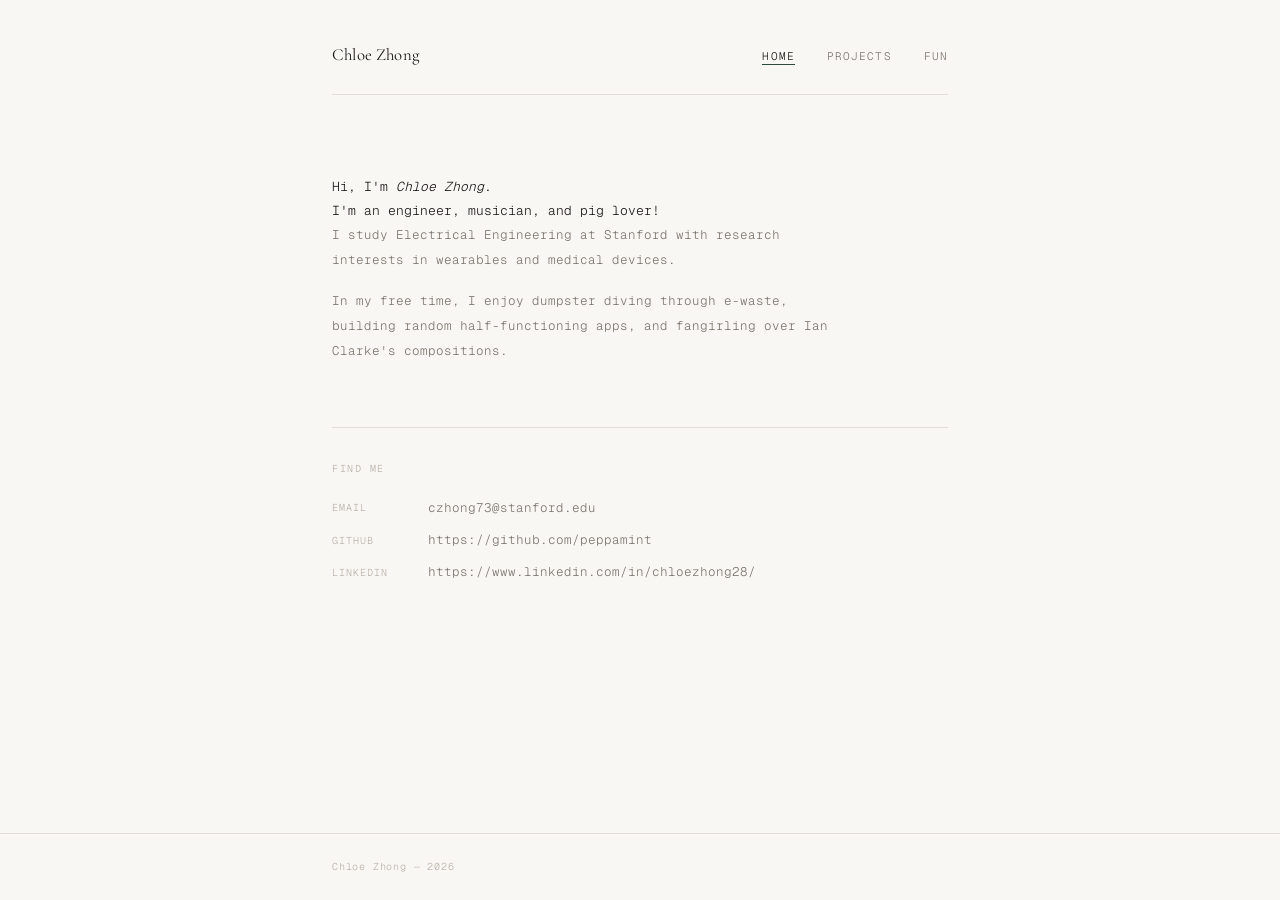
<file: index.html>
<!DOCTYPE html>
<html lang="en">
<head>
  <meta charset="UTF-8" />
  <meta name="viewport" content="width=device-width, initial-scale=1.0" />
  <title>Chloe Zhong</title>
  <link rel="stylesheet" href="style.css" />
</head>
<body>

  <div class="site-wrapper">
    <nav>
      <a href="index.html" class="nav-name">Chloe Zhong</a>
      <ul class="nav-links">
        <li><a href="index.html" class="active">Home</a></li>
        <li><a href="projects.html">Projects</a></li>
        <li><a href="fun.html">Fun</a></li>
      </ul>
    </nav>

    <main>
      <section class="intro">
          Hi, I'm <em>Chloe Zhong</em>.<br />
          I'm an engineer, musician, and pig lover!
        </h1>
        <div class="intro-body">
          <p>
            I study Electrical Engineering at Stanford with research interests in wearables and medical devices.
          </p>
          <p>
            In my free time, I enjoy dumpster diving through e-waste, building random half-functioning apps, and fangirling over Ian Clarke's compositions.
          </p>
        </div>
      </section>

      <section class="socials-section">
        <p class="section-label">Find me</p>
        <ul class="socials-list">
          <li>
            <span class="platform">Email</span>
            <a href="czhong73@stanford.edu">czhong73@stanford.edu</a>
          </li>
          <li>
            <span class="platform">GitHub</span>
            <a href="https://github.com/peppamint" target="_blank" rel="noopener">https://github.com/peppamint</a>
          </li>
          <li>
            <span class="platform">LinkedIn</span>
            <a href="https://www.linkedin.com/in/chloezhong28/" target="_blank" rel="noopener">https://www.linkedin.com/in/chloezhong28/</a>
          </li>
        </ul>
      </section>
    </main>
  </div>

  <footer>
    <div class="footer-inner">
      <span class="footer-text">Chloe Zhong — <span id="year"></span></span>
    </div>
  </footer>

  <script>
    document.getElementById('year').textContent = new Date().getFullYear();
  </script>

</body>
</html>
</file>
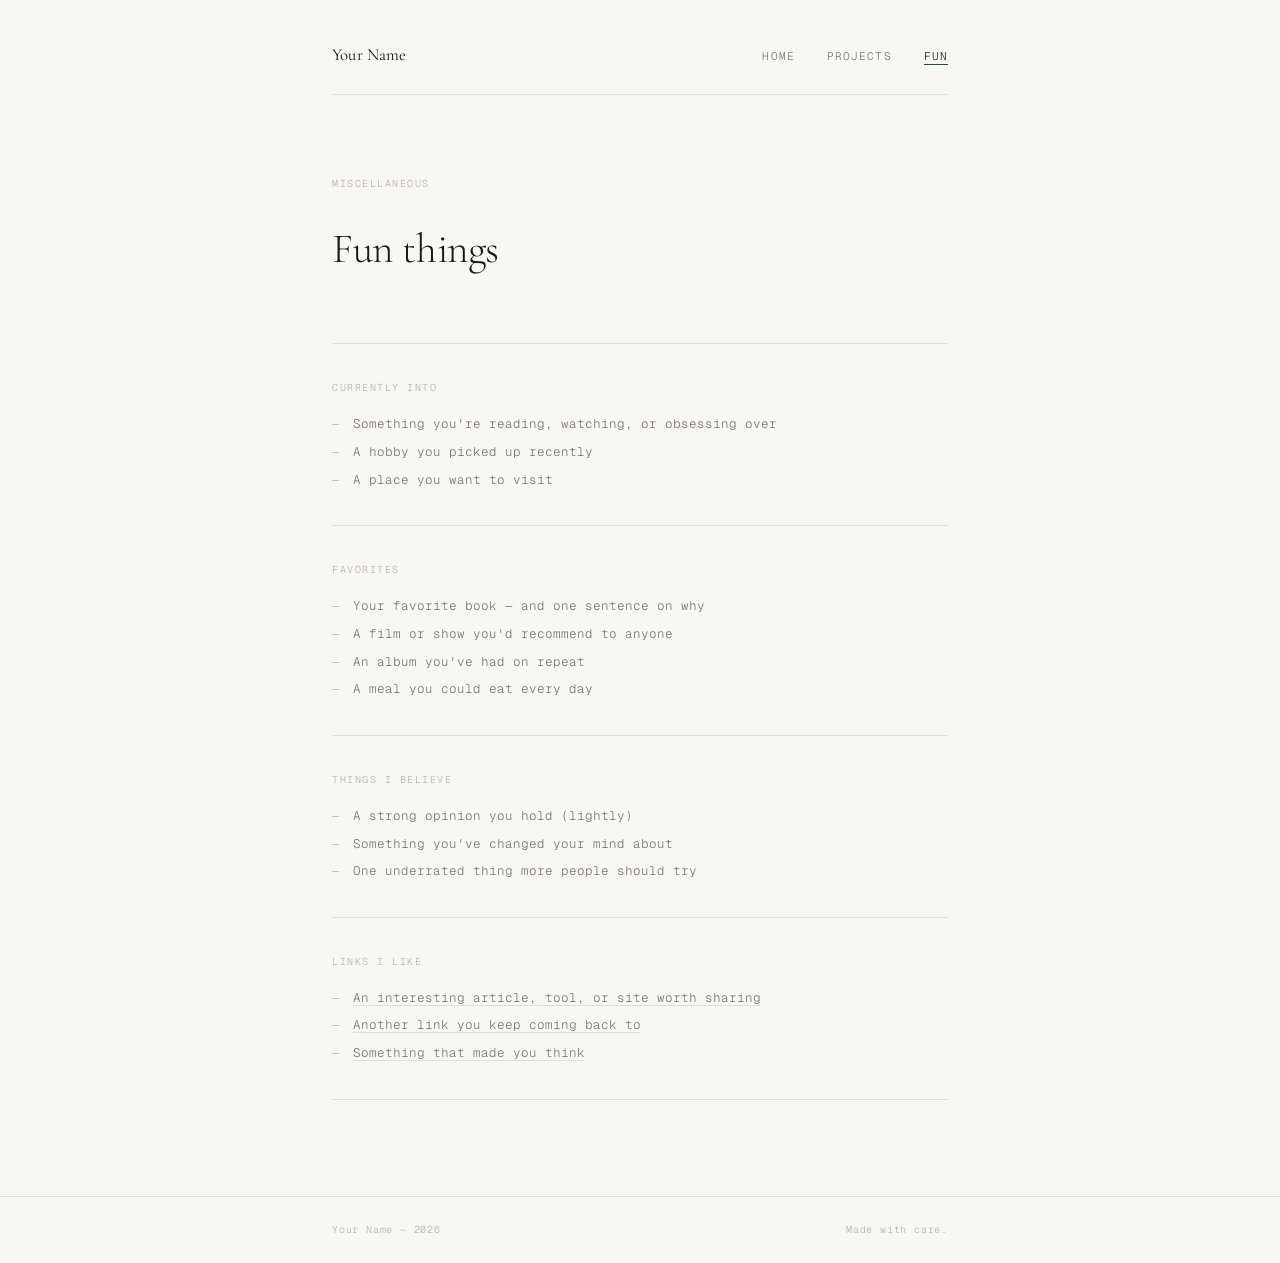
<file: fun.html>
<!DOCTYPE html>
<html lang="en">
<head>
  <meta charset="UTF-8" />
  <meta name="viewport" content="width=device-width, initial-scale=1.0" />
  <title>Fun — Your Name</title>
  <link rel="stylesheet" href="style.css" />
</head>
<body>

  <div class="site-wrapper">
    <nav>
      <a href="index.html" class="nav-name">Your Name</a>
      <ul class="nav-links">
        <li><a href="index.html">Home</a></li>
        <li><a href="projects.html">Projects</a></li>
        <li><a href="fun.html" class="active">Fun</a></li>
      </ul>
    </nav>

    <main>
      <div class="page-header">
        <p class="section-label">Miscellaneous</p>
        <h1 class="page-title">Fun things</h1>
      </div>

      <div class="fun-grid">

        <!-- Section: Currently into -->
        <section class="fun-section">
          <p class="fun-section-label">Currently into</p>
          <ul class="fun-items">
            <li>Something you're reading, watching, or obsessing over</li>
            <li>A hobby you picked up recently</li>
            <li>A place you want to visit</li>
          </ul>
        </section>

        <!-- Section: Favorites -->
        <section class="fun-section">
          <p class="fun-section-label">Favorites</p>
          <ul class="fun-items">
            <li>Your favorite book — and one sentence on why</li>
            <li>A film or show you'd recommend to anyone</li>
            <li>An album you've had on repeat</li>
            <li>A meal you could eat every day</li>
          </ul>
        </section>

        <!-- Section: Things I believe -->
        <section class="fun-section">
          <p class="fun-section-label">Things I believe</p>
          <ul class="fun-items">
            <li>A strong opinion you hold (lightly)</li>
            <li>Something you've changed your mind about</li>
            <li>One underrated thing more people should try</li>
          </ul>
        </section>

        <!-- Section: Links -->
        <section class="fun-section">
          <p class="fun-section-label">Links I like</p>
          <ul class="fun-items">
            <li>
              <a href="https://example.com" target="_blank" rel="noopener">
                An interesting article, tool, or site worth sharing
              </a>
            </li>
            <li>
              <a href="https://example.com" target="_blank" rel="noopener">
                Another link you keep coming back to
              </a>
            </li>
            <li>
              <a href="https://example.com" target="_blank" rel="noopener">
                Something that made you think
              </a>
            </li>
          </ul>
        </section>

        <!-- Add or remove sections freely -->

      </div>
    </main>
  </div>

  <footer>
    <div class="footer-inner">
      <span class="footer-text">Your Name — <span id="year"></span></span>
      <span class="footer-text">Made with care.</span>
    </div>
  </footer>

  <script>
    document.getElementById('year').textContent = new Date().getFullYear();
  </script>

</body>
</html>
</file>
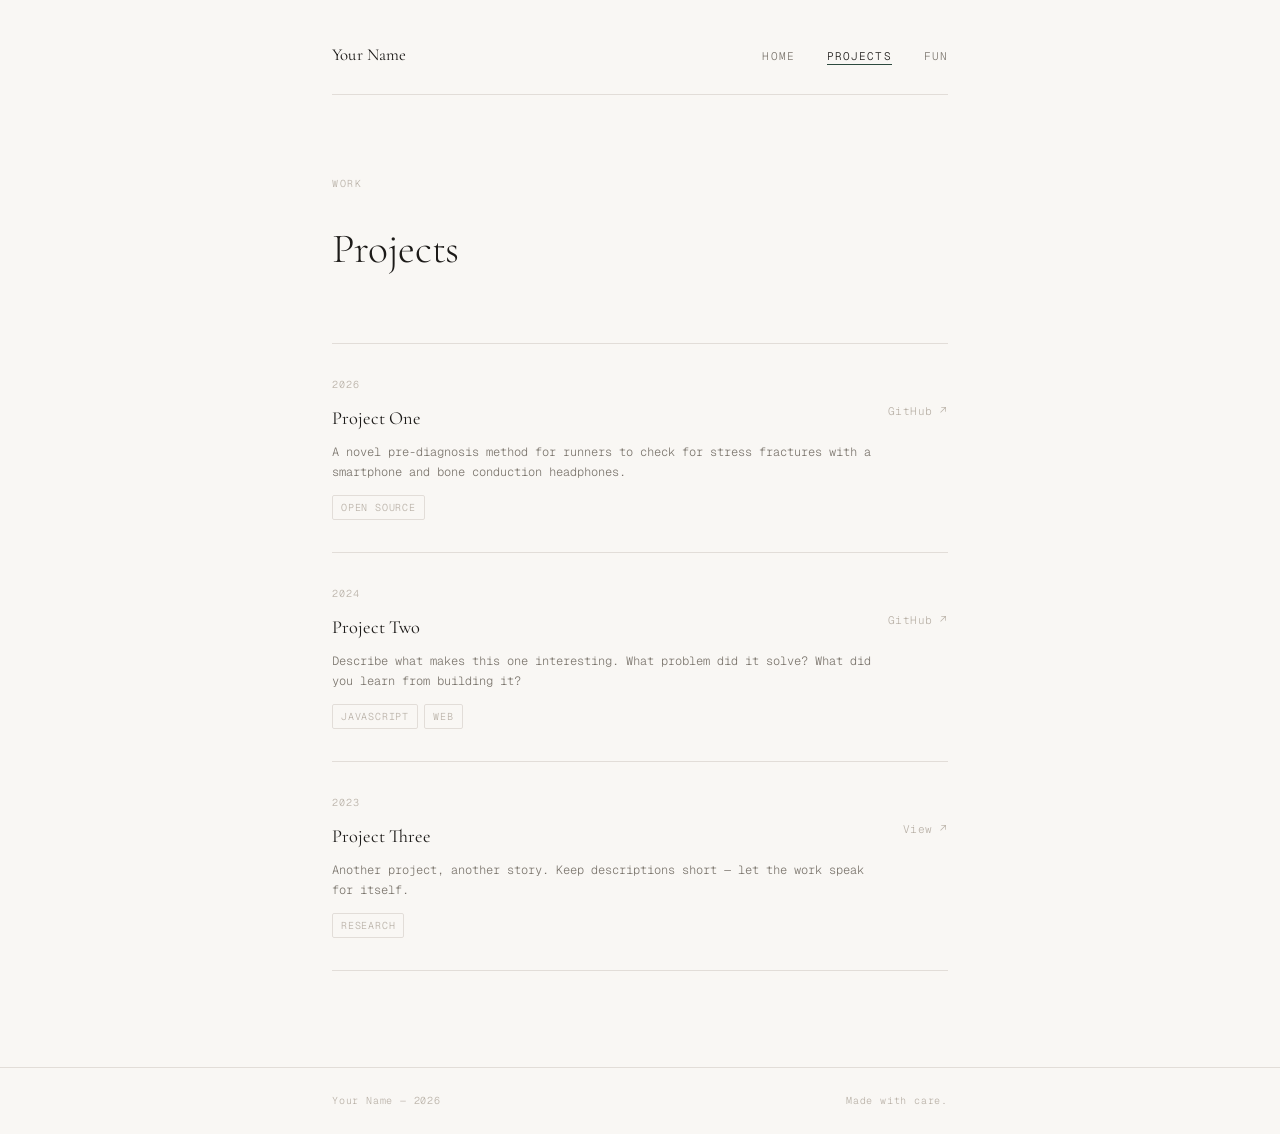
<file: projects.html>
<!DOCTYPE html>
<html lang="en">
<head>
  <meta charset="UTF-8" />
  <meta name="viewport" content="width=device-width, initial-scale=1.0" />
  <title>Projects — Your Name</title>
  <link rel="stylesheet" href="style.css" />
</head>
<body>

  <div class="site-wrapper">
    <nav>
      <a href="index.html" class="nav-name">Your Name</a>
      <ul class="nav-links">
        <li><a href="index.html">Home</a></li>
        <li><a href="projects.html" class="active">Projects</a></li>
        <li><a href="fun.html">Fun</a></li>
      </ul>
    </nav>

    <main>
      <div class="page-header">
        <p class="section-label">Work</p>
        <h1 class="page-title">Projects</h1>
      </div>

      <div class="projects-list">

        <!-- Fraction Detection with Bone Conduction Headphones -->
        <article class="project-item">
          <div>
            <p class="project-year">2026</p>
            <a class="project-name" href="https://github.com/peppamint/fracture-detection" target="_blank" rel="noopener">
              Project One
            </a>
            <p class="project-desc">
              A novel pre-diagnosis method for runners to check for stress fractures with a smartphone and bone conduction headphones.
            </p>
            <div class="project-tags">
              <span class="tag">Open Source</span>
            </div>
          </div>
          <a class="project-link" href="https://github.com/peppamint/fracture-detection" target="_blank" rel="noopener">
            GitHub ↗
          </a>
        </article>

        <!-- Project 2 -->
        <article class="project-item">
          <div>
            <p class="project-year">2024</p>
            <a class="project-name" href="https://github.com/yourusername/project-two" target="_blank" rel="noopener">
              Project Two
            </a>
            <p class="project-desc">
              Describe what makes this one interesting. What problem did it solve?
              What did you learn from building it?
            </p>
            <div class="project-tags">
              <span class="tag">JavaScript</span>
              <span class="tag">Web</span>
            </div>
          </div>
          <a class="project-link" href="https://github.com/yourusername/project-two" target="_blank" rel="noopener">
            GitHub ↗
          </a>
        </article>

        <!-- Project 3 -->
        <article class="project-item">
          <div>
            <p class="project-year">2023</p>
            <a class="project-name" href="#" target="_blank" rel="noopener">
              Project Three
            </a>
            <p class="project-desc">
              Another project, another story. Keep descriptions short —
              let the work speak for itself.
            </p>
            <div class="project-tags">
              <span class="tag">Research</span>
            </div>
          </div>
          <a class="project-link" href="#" target="_blank" rel="noopener">
            View ↗
          </a>
        </article>

        <!-- Duplicate an <article class="project-item"> block to add more projects -->

      </div>
    </main>
  </div>

  <footer>
    <div class="footer-inner">
      <span class="footer-text">Your Name — <span id="year"></span></span>
      <span class="footer-text">Made with care.</span>
    </div>
  </footer>

  <script>
    document.getElementById('year').textContent = new Date().getFullYear();
  </script>

</body>
</html>
</file>
<file: style.css>
@import url('https://fonts.googleapis.com/css2?family=Cormorant+Garamond:ital,wght@0,300;0,400;1,300&family=Geist+Mono:wght@300;400&display=swap');

*, *::before, *::after {
  box-sizing: border-box;
  margin: 0;
  padding: 0;
}

:root {
  --bg: #F9F7F4;
  --bg-subtle: #F1EEE9;
  --ink: #1C1A18;
  --ink-muted: #7A746C;
  --ink-faint: #B8B0A6;
  --accent: #2D4A3E;
  --rule: #E2DDD8;
  --max-w: 680px;
}

html {
  scroll-behavior: smooth;
}

body {
  background: var(--bg);
  color: var(--ink);
  font-family: 'Geist Mono', monospace;
  font-weight: 300;
  font-size: 13px;
  line-height: 1.8;
  min-height: 100vh;
  display: flex;
  flex-direction: column;
}

/* ── Layout ── */
.site-wrapper {
  max-width: var(--max-w);
  margin: 0 auto;
  padding: 0 2rem;
  width: 100%;
  flex: 1;
}

/* ── Nav ── */
nav {
  padding: 2.5rem 0 0;
  display: flex;
  align-items: baseline;
  justify-content: space-between;
  border-bottom: 1px solid var(--rule);
  padding-bottom: 1.5rem;
  margin-bottom: 5rem;
}

.nav-name {
  font-family: 'Cormorant Garamond', serif;
  font-size: 1.05rem;
  font-weight: 400;
  letter-spacing: 0.01em;
  color: var(--ink);
  text-decoration: none;
}

.nav-links {
  display: flex;
  gap: 2rem;
  list-style: none;
}

.nav-links a {
  font-size: 11px;
  letter-spacing: 0.1em;
  text-transform: uppercase;
  color: var(--ink-muted);
  text-decoration: none;
  transition: color 0.2s;
  position: relative;
}

.nav-links a::after {
  content: '';
  position: absolute;
  bottom: -2px;
  left: 0;
  width: 0;
  height: 1px;
  background: var(--accent);
  transition: width 0.25s ease;
}

.nav-links a:hover {
  color: var(--ink);
}

.nav-links a:hover::after,
.nav-links a.active::after {
  width: 100%;
}

.nav-links a.active {
  color: var(--ink);
}

/* ── Main ── */
main {
  padding-bottom: 6rem;
}

/* ── Home: Intro ── */
.intro {
  margin-bottom: 4rem;
}

.intro-label {
  font-size: 10px;
  letter-spacing: 0.15em;
  text-transform: uppercase;
  color: var(--ink-faint);
  margin-bottom: 1.5rem;
}

.intro-heading {
  font-family: 'Cormorant Garamond', serif;
  font-size: clamp(2.2rem, 5vw, 3.2rem);
  font-weight: 300;
  line-height: 1.2;
  letter-spacing: -0.01em;
  margin-bottom: 1.8rem;
  color: var(--ink);
}

.intro-heading em {
  font-style: italic;
  color: var(--accent);
}

.intro-body {
  color: var(--ink-muted);
  font-size: 12.5px;
  line-height: 2;
  max-width: 520px;
}

.intro-body p + p {
  margin-top: 1rem;
}

/* ── Socials ── */
.socials-section {
  margin-top: 3.5rem;
  padding-top: 2rem;
  border-top: 1px solid var(--rule);
}

.section-label {
  font-size: 10px;
  letter-spacing: 0.15em;
  text-transform: uppercase;
  color: var(--ink-faint);
  margin-bottom: 1.2rem;
}

.socials-list {
  list-style: none;
  display: flex;
  flex-direction: column;
  gap: 0.6rem;
}

.socials-list li {
  display: flex;
  align-items: center;
  gap: 1rem;
}

.socials-list .platform {
  font-size: 10px;
  letter-spacing: 0.1em;
  text-transform: uppercase;
  color: var(--ink-faint);
  width: 80px;
  flex-shrink: 0;
}

.socials-list a {
  color: var(--ink-muted);
  text-decoration: none;
  transition: color 0.2s;
  font-size: 12.5px;
}

.socials-list a:hover {
  color: var(--accent);
}

/* ── Projects ── */
.page-header {
  margin-bottom: 3.5rem;
}

.page-title {
  font-family: 'Cormorant Garamond', serif;
  font-size: clamp(1.8rem, 4vw, 2.6rem);
  font-weight: 300;
  margin-top: 0.5rem;
  letter-spacing: -0.01em;
}

.projects-list {
  display: flex;
  flex-direction: column;
}

.project-item {
  padding: 2rem 0;
  border-bottom: 1px solid var(--rule);
  display: grid;
  grid-template-columns: 1fr auto;
  gap: 1rem;
  align-start: start;
  transition: opacity 0.2s;
}

.project-item:first-child {
  border-top: 1px solid var(--rule);
}

.project-item:hover {
  opacity: 0.8;
}

.project-year {
  font-size: 10px;
  letter-spacing: 0.1em;
  color: var(--ink-faint);
  margin-bottom: 0.5rem;
}

.project-name {
  font-family: 'Cormorant Garamond', serif;
  font-size: 1.15rem;
  font-weight: 400;
  color: var(--ink);
  margin-bottom: 0.4rem;
  text-decoration: none;
  display: block;
}

.project-name:hover {
  color: var(--accent);
}

.project-desc {
  color: var(--ink-muted);
  font-size: 12px;
  line-height: 1.7;
}

.project-tags {
  display: flex;
  gap: 0.4rem;
  flex-wrap: wrap;
  margin-top: 0.8rem;
}

.tag {
  font-size: 10px;
  letter-spacing: 0.08em;
  text-transform: uppercase;
  color: var(--ink-faint);
  border: 1px solid var(--rule);
  padding: 0.15rem 0.5rem;
  border-radius: 2px;
}

.project-link {
  font-size: 11px;
  color: var(--ink-faint);
  text-decoration: none;
  letter-spacing: 0.05em;
  align-self: start;
  padding-top: 1.6rem;
  transition: color 0.2s;
  white-space: nowrap;
}

.project-link:hover {
  color: var(--accent);
}

/* ── Fun Page ── */
.fun-grid {
  display: flex;
  flex-direction: column;
  gap: 0;
}

.fun-section {
  padding: 2.2rem 0;
  border-bottom: 1px solid var(--rule);
}

.fun-section:first-child {
  border-top: 1px solid var(--rule);
}

.fun-section-label {
  font-size: 10px;
  letter-spacing: 0.15em;
  text-transform: uppercase;
  color: var(--ink-faint);
  margin-bottom: 1rem;
}

.fun-items {
  list-style: none;
  display: flex;
  flex-direction: column;
  gap: 0.4rem;
}

.fun-items li {
  color: var(--ink-muted);
  font-size: 12.5px;
  line-height: 1.7;
  display: flex;
  gap: 0.8rem;
}

.fun-items li::before {
  content: '—';
  color: var(--ink-faint);
  flex-shrink: 0;
}

.fun-items a {
  color: var(--ink-muted);
  text-decoration: underline;
  text-decoration-color: var(--rule);
  text-underline-offset: 3px;
  transition: color 0.2s, text-decoration-color 0.2s;
}

.fun-items a:hover {
  color: var(--accent);
  text-decoration-color: var(--accent);
}

/* ── Footer ── */
footer {
  border-top: 1px solid var(--rule);
  padding: 1.5rem 0;
  margin-top: auto;
}

.footer-inner {
  max-width: var(--max-w);
  margin: 0 auto;
  padding: 0 2rem;
  display: flex;
  justify-content: space-between;
  align-items: center;
}

.footer-text {
  font-size: 10px;
  letter-spacing: 0.08em;
  color: var(--ink-faint);
}

/* ── Page fade in ── */
main {
  animation: fadeUp 0.4s ease both;
}

@keyframes fadeUp {
  from { opacity: 0; transform: translateY(10px); }
  to   { opacity: 1; transform: translateY(0); }
}

/* ── Responsive ── */
@media (max-width: 480px) {
  nav {
    flex-direction: column;
    gap: 1rem;
    margin-bottom: 3rem;
  }

  .nav-links {
    gap: 1.2rem;
  }

  .project-item {
    grid-template-columns: 1fr;
  }

  .project-link {
    padding-top: 0;
  }
}
</file>
